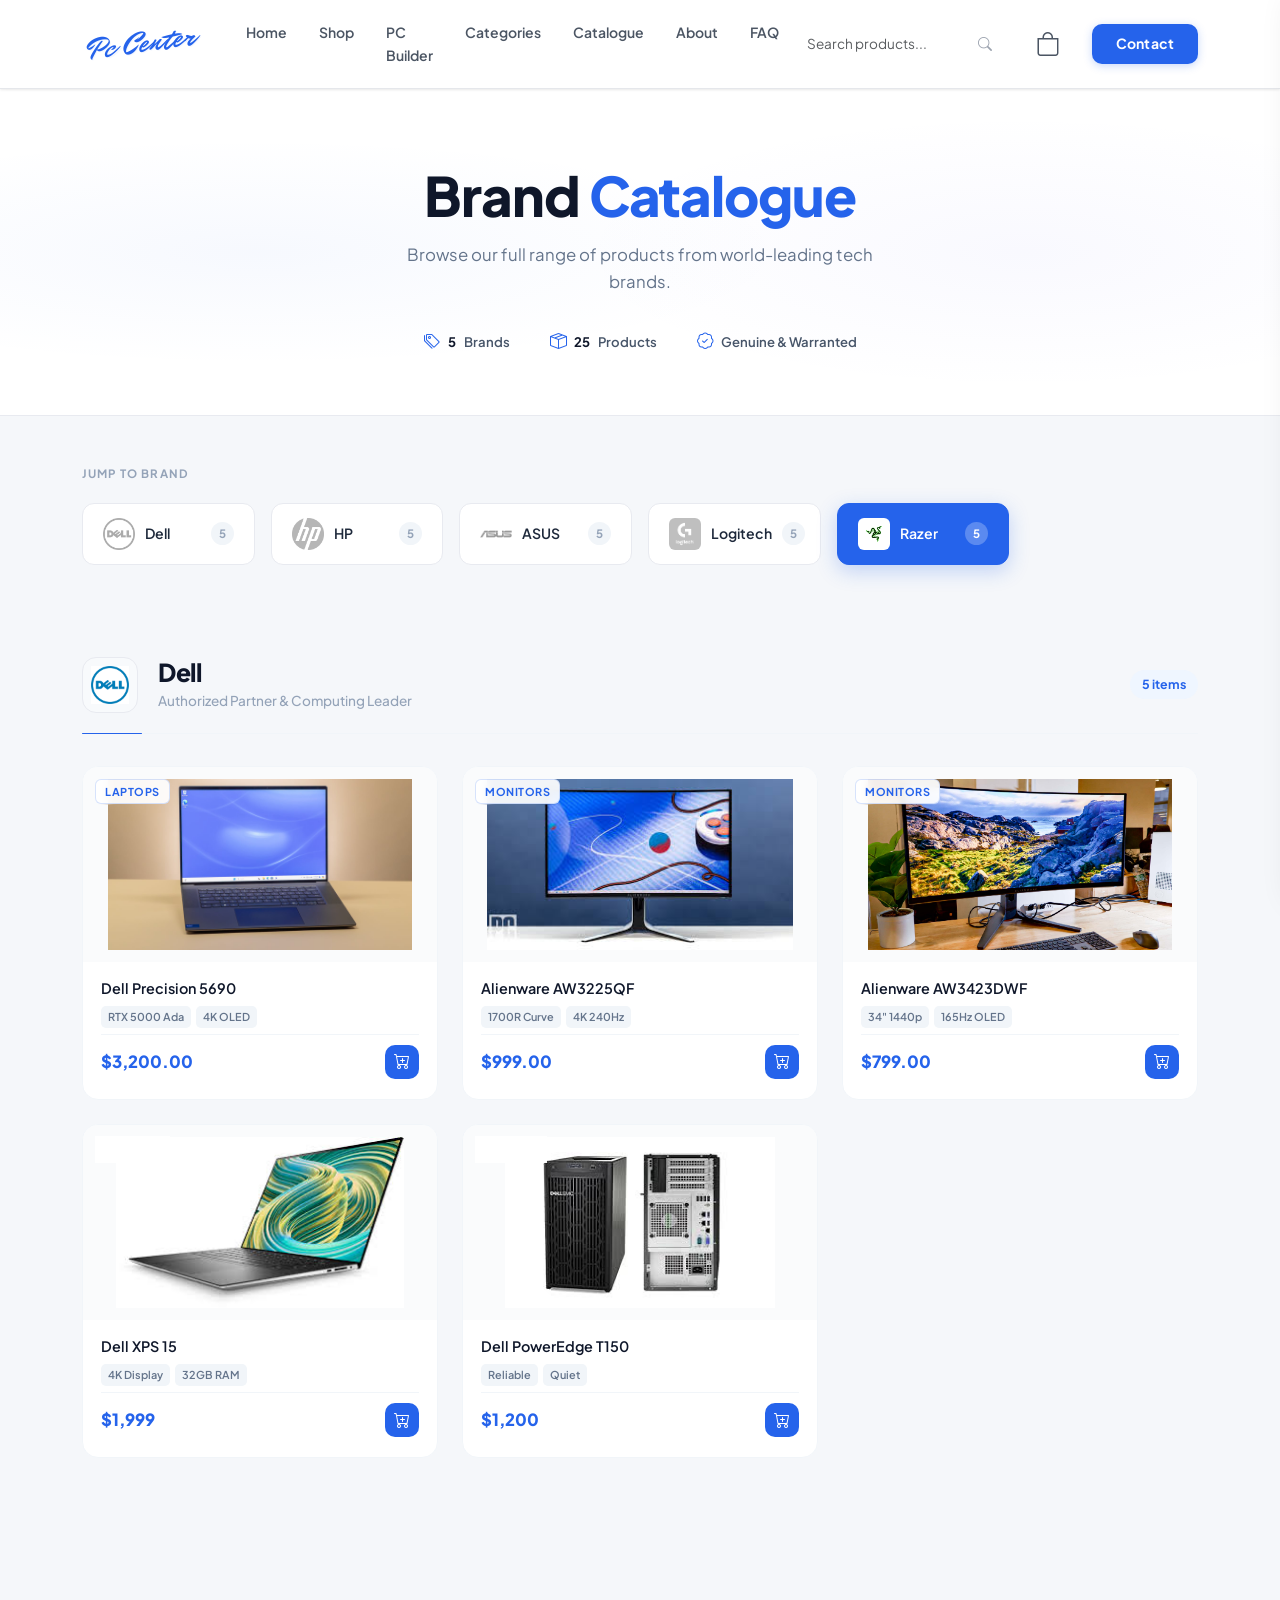
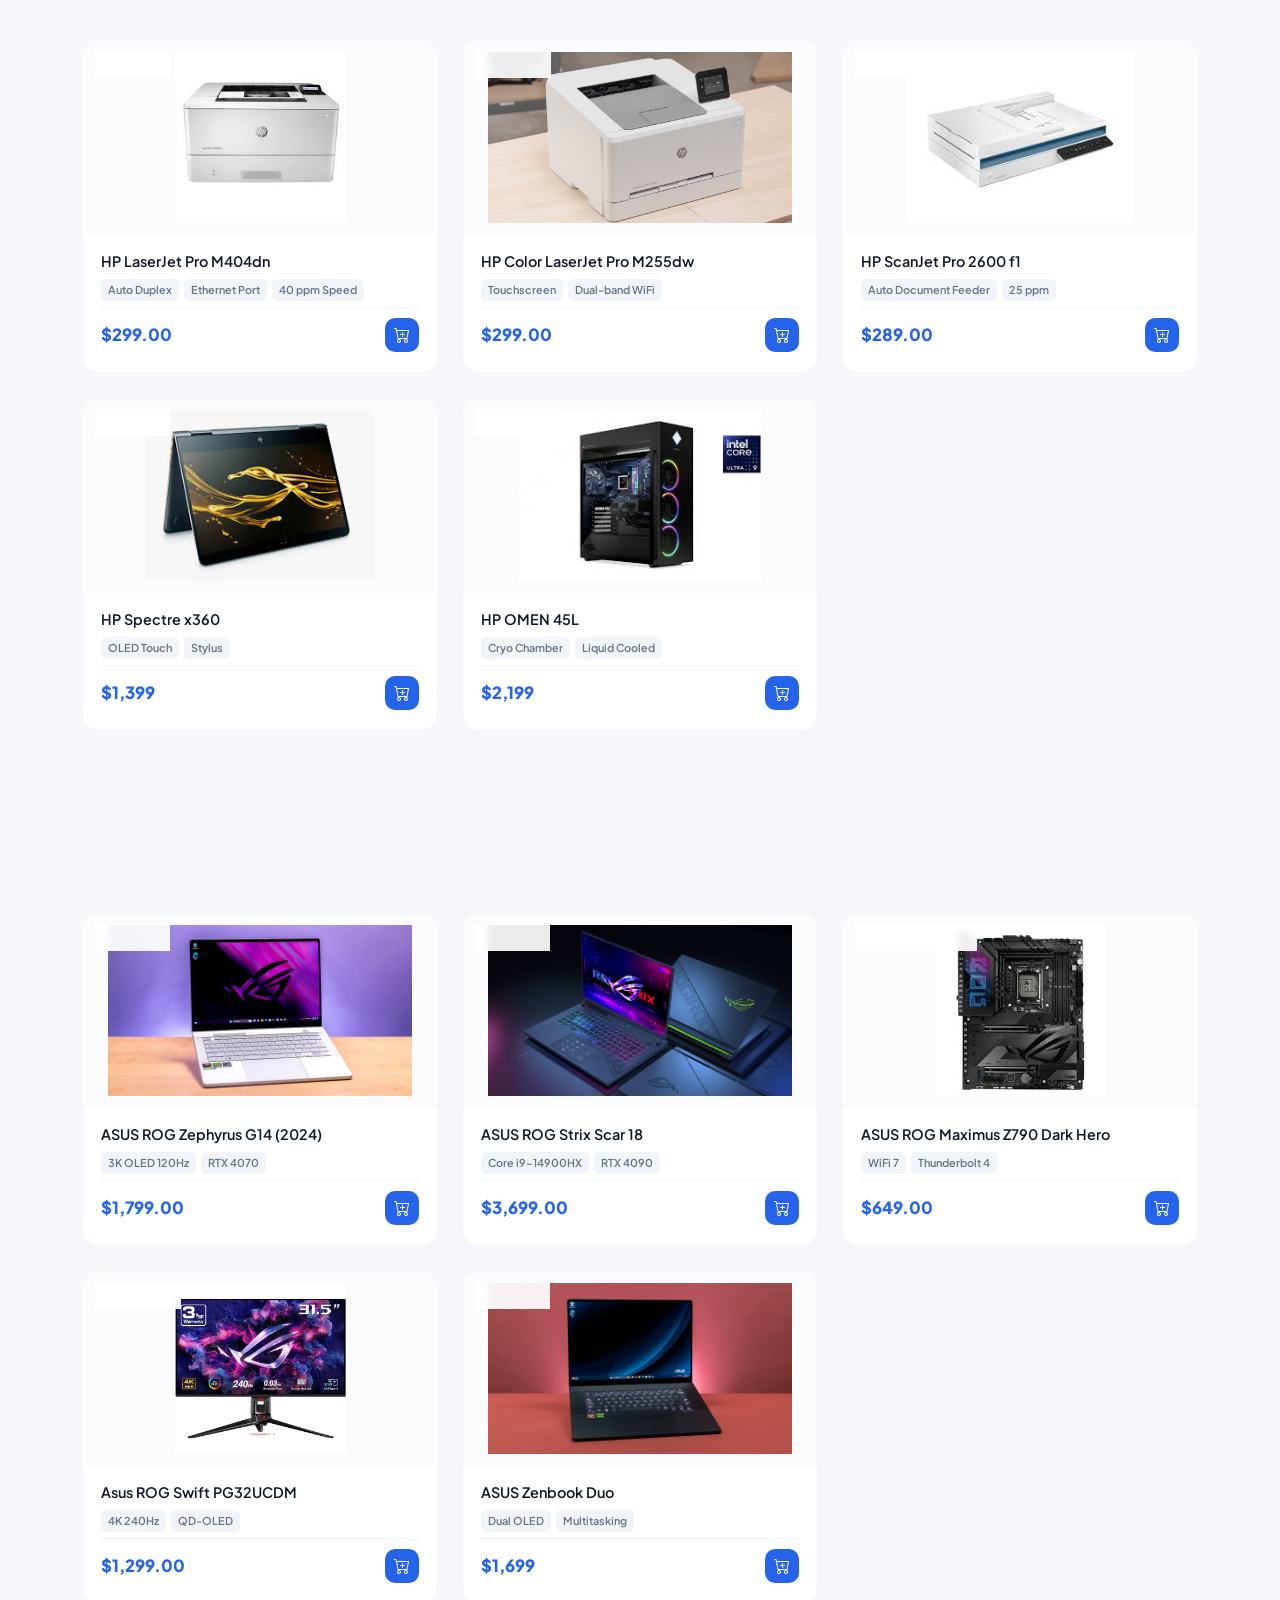
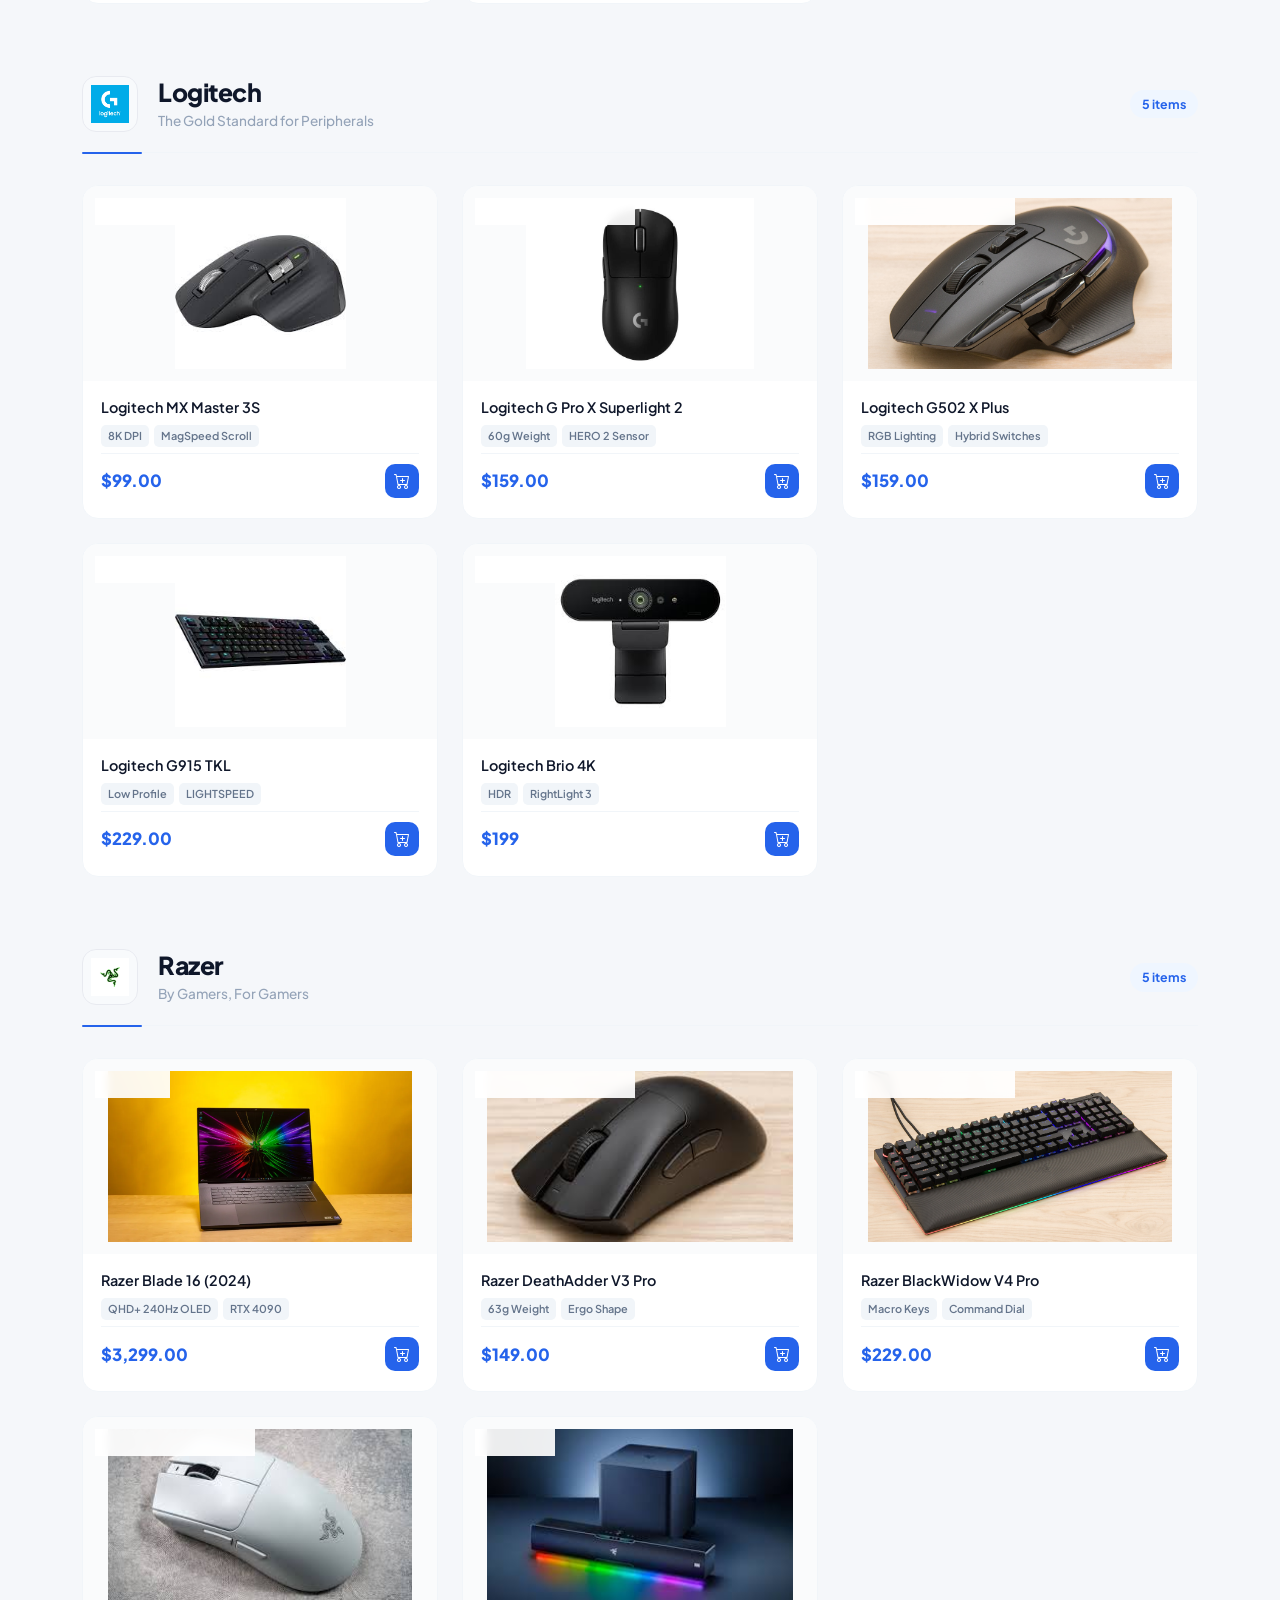
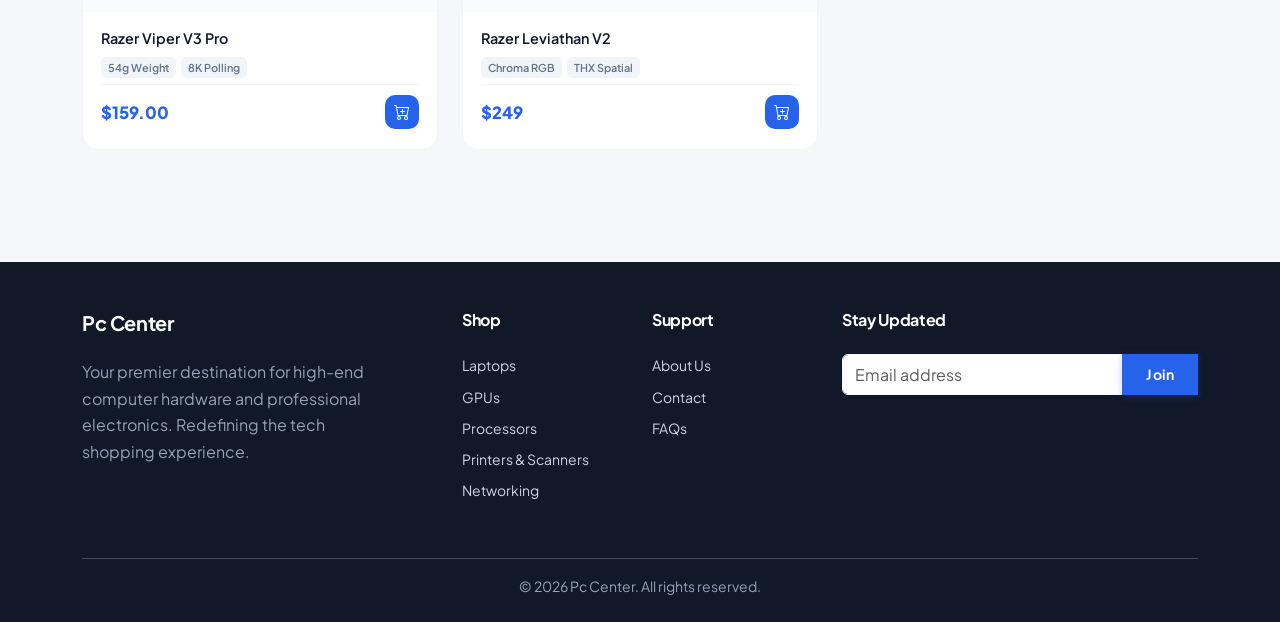
<file: catalogue.html>
<!DOCTYPE html>
<html lang="en">
<head>
    <meta charset="UTF-8">
    <meta name="viewport" content="width=device-width, initial-scale=1.0">
    <title>Brand Catalogue | PC Center</title>
    <link href="https://cdn.jsdelivr.net/npm/bootstrap@5.3.0/dist/css/bootstrap.min.css" rel="stylesheet">
    <link rel="stylesheet" href="https://cdn.jsdelivr.net/npm/bootstrap-icons@1.11.0/font/bootstrap-icons.css">
    <link rel="stylesheet" href="assets/css/global.css">
    <link rel="stylesheet" href="assets/css/style.css">
    <link rel="stylesheet" href="assets/css/cart.css">
    <link rel="stylesheet" href="assets/css/catalogue.css">
</head>
<body>

    <div id="navbar"></div>

    <!-- ── Page Header ── -->
    <header class="catalogue-header">
        <div class="container">
            <h1>Brand <span class="header-accent">Catalogue</span></h1>
            <p>Browse our full range of products from world-leading tech brands.</p>
            <div id="catalogue-stats"></div>
        </div>
    </header>

    <!-- ── Brand Quick-Access Chips ── -->
    <div class="brand-grid-section">
        <div class="container">
            <p class="brand-grid-label">Jump to brand</p>
            <div class="row g-3" id="brand-grid">
                <!-- Chips rendered by catalogue.js -->
            </div>
        </div>
    </div>

    <!-- ── Product Sections ── -->
    <main class="container mb-5 pb-5" id="catalogue-sections">
        <!-- Dynamic sections rendered by catalogue.js -->
    </main>

    <div id="footer"></div>

    <script src="https://cdn.jsdelivr.net/npm/bootstrap@5.3.0/dist/js/bootstrap.bundle.min.js"></script>
    <script src="assets/js/components.js"></script>
    <script src="assets/data/catalogue-data.js"></script>
    <script src="assets/js/cart.js"></script>
    <script src="assets/js/catalogue.js"></script>
    <script src="assets/js/main.js"></script>
</body>
</html>
</file>
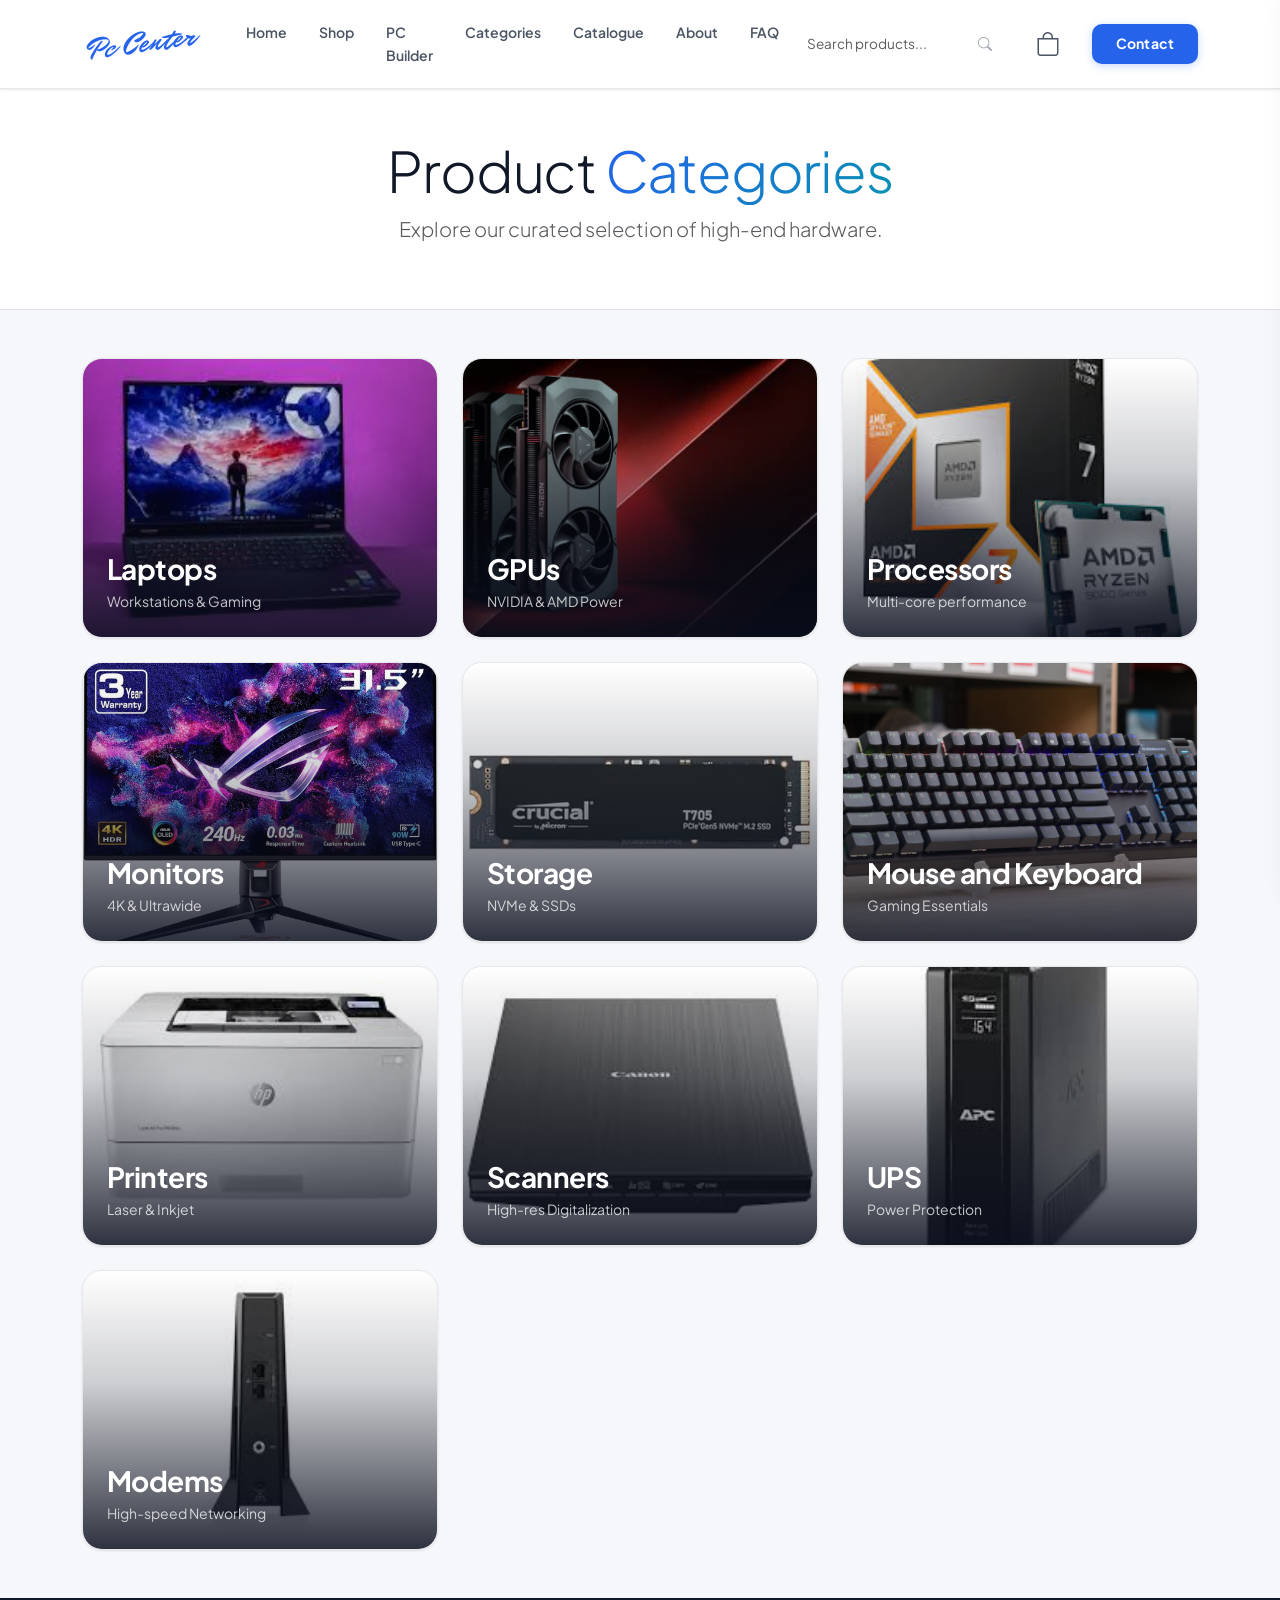
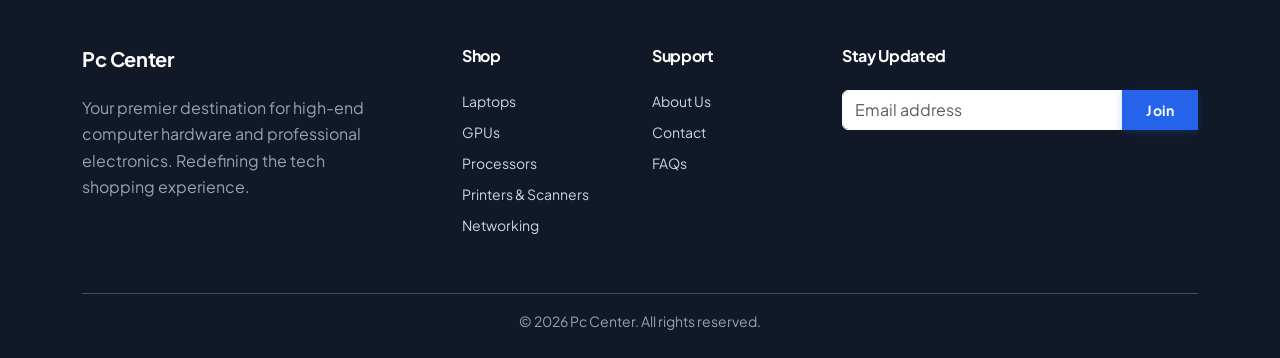
<file: categories.html>
<!DOCTYPE html>
<html lang="en">
<head>
    <meta charset="UTF-8">
    <meta name="viewport" content="width=device-width, initial-scale=1.0">
    <title>Categories | Pc Center</title>
    <link href="https://cdn.jsdelivr.net/npm/bootstrap@5.3.0/dist/css/bootstrap.min.css" rel="stylesheet">
    <link rel="stylesheet" href="https://cdn.jsdelivr.net/npm/bootstrap-icons@1.11.0/font/bootstrap-icons.css">
    <link rel="stylesheet" href="assets/css/global.css">
    <link rel="stylesheet" href="assets/css/style.css">
    <link rel="stylesheet" href="assets/css/cart.css">
</head>
<body>

    <div id="navbar"></div>

    <div class="bg-white border-bottom py-5 mb-5 text-center">
        <div class="container">
            <h1 class="display-4 fw-800">Product <span class="text-gradient">Categories</span></h1>
            <p class="text-muted lead">Explore our curated selection of high-end hardware.</p>
        </div>
    </div>

    <div class="container mb-5">
        <div class="row g-4" id="categories-container">
            <!-- Categories will be loaded dynamically from categories-data.js -->
        </div>
    </div>

    <div id="footer"></div>

    <script src="https://cdn.jsdelivr.net/npm/bootstrap@5.3.0/dist/js/bootstrap.bundle.min.js"></script>
    <script src="assets/js/components.js"></script>
    <script src="assets/data/categories-data.js"></script>
    <script src="assets/js/cart.js"></script>
    <script src="assets/js/main.js"></script>
    <script>
        document.addEventListener('DOMContentLoaded', () => {
            const container = document.getElementById('categories-container');
            if (container && typeof categoryData !== 'undefined') {
                container.innerHTML = categoryData.map(cat => `
                    <div class="col-md-6 col-lg-4">
                        <div class="category-card" onclick="location.href='${cat.link}'">
                            <img src="${cat.image}" alt="${cat.title}" onerror="this.src='https://placehold.co/600x400?text=${cat.title}'">
                            <div class="category-overlay p-4">
                                <h3 class="fw-bold mb-1 text-white">${cat.title}</h3>
                                <p class="small opacity-75 text-white">${cat.subtitle}</p>
                            </div>
                        </div>
                    </div>
                `).join('');
            }
        });
    </script>
</body>
</html>
</file>
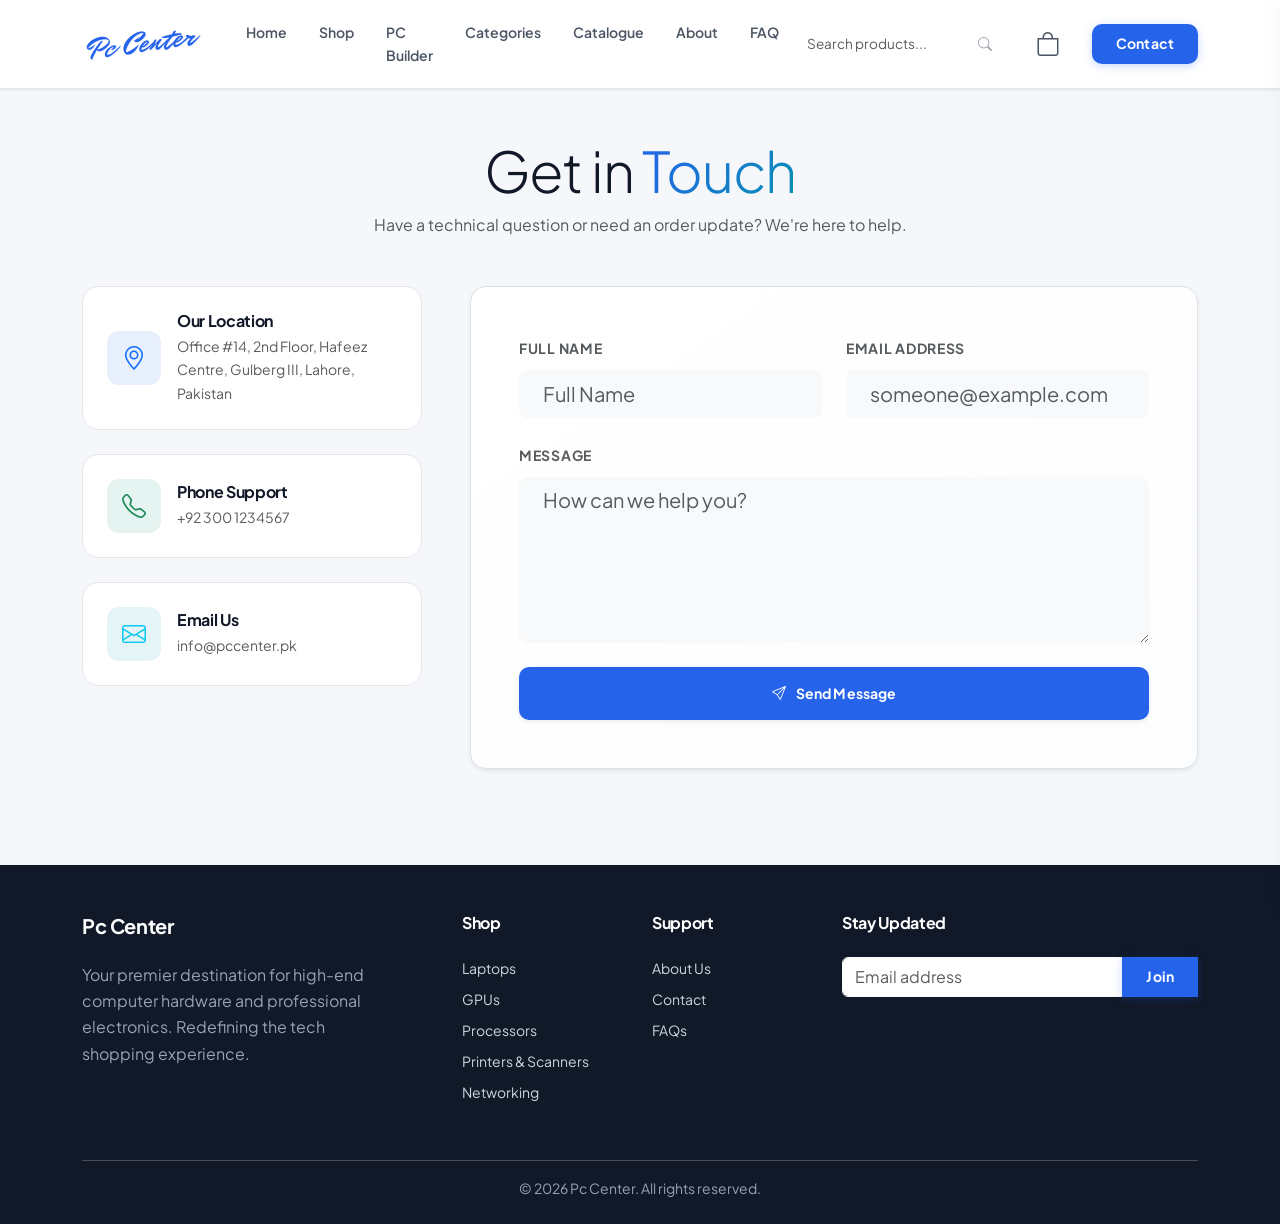
<file: contact.html>
<!DOCTYPE html>
<html lang="en">
<head>
    <meta charset="UTF-8">
    <meta name="viewport" content="width=device-width, initial-scale=1.0">
    <title>Contact Us | Pc Center</title>
    <link href="https://cdn.jsdelivr.net/npm/bootstrap@5.3.0/dist/css/bootstrap.min.css" rel="stylesheet">
    <link rel="stylesheet" href="https://cdn.jsdelivr.net/npm/bootstrap-icons@1.11.0/font/bootstrap-icons.css">
    <link rel="stylesheet" href="assets/css/global.css">
    <link rel="stylesheet" href="assets/css/style.css">
    <link rel="stylesheet" href="assets/css/cart.css">
</head>
<body>

    <div id="navbar"></div>

    <main class="container py-5">
        <div class="text-center mb-5">
            <h1 class="display-4 fw-800">Get in <span class="text-gradient">Touch</span></h1>
            <p class="text-muted">Have a technical question or need an order update? We're here to help.</p>
        </div>

        <div class="row g-5">
            <div class="col-lg-4">
                <div class="p-4 bg-white rounded-4 border mb-4 contact-info-card">
                    <div class="d-flex align-items-center mb-0">
                        <div class="contact-icon-box bg-primary-light text-primary me-3">
                            <i class="bi bi-geo-alt"></i>
                        </div>
                        <div>
                            <h6 class="fw-bold mb-1">Our Location</h6>
                            <p class="small text-muted mb-0">Office #14, 2nd Floor, Hafeez Centre, Gulberg III, Lahore, Pakistan</p>
                        </div>
                    </div>
                </div>
                <div class="p-4 bg-white rounded-4 border mb-4 contact-info-card">
                    <div class="d-flex align-items-center mb-0">
                        <div class="contact-icon-box bg-success-light text-success me-3">
                            <i class="bi bi-telephone"></i>
                        </div>
                        <div>
                            <h6 class="fw-bold mb-1">Phone Support</h6>
                            <p class="small text-muted mb-0">+92 300 1234567</p>
                        </div>
                    </div>
                </div>
                <div class="p-4 bg-white rounded-4 border contact-info-card">
                    <div class="d-flex align-items-center mb-0">
                        <div class="contact-icon-box bg-info-light text-info me-3">
                            <i class="bi bi-envelope"></i>
                        </div>
                        <div>
                            <h6 class="fw-bold mb-1">Email Us</h6>
                            <p class="small text-muted mb-0">info@pccenter.pk</p>
                        </div>
                    </div>
                </div>
            </div>

            <div class="col-lg-8">
                <div class="bg-white rounded-4 p-5 border shadow-sm contact-form-container">
                    <form id="contact-form" class="needs-validation" novalidate>
                        <div class="row g-4">
                            <div class="col-md-6">
                                <label class="form-label small fw-bold text-muted">FULL NAME</label>
                                <input type="text" class="form-control form-control-lg bg-light border-0 px-4" placeholder="Full Name" required minlength="3">
                                <div class="invalid-feedback">Please enter your name.</div>
                            </div>
                            <div class="col-md-6">
                                <label class="form-label small fw-bold text-muted">EMAIL ADDRESS</label>
                                <input type="email" class="form-control form-control-lg bg-light border-0 px-4" placeholder="someone@example.com" required>
                                <div class="invalid-feedback">Please enter a valid email.</div>
                            </div>
                            <div class="col-md-12">
                                <label class="form-label small fw-bold text-muted">MESSAGE</label>
                                <textarea class="form-control form-control-lg bg-light border-0 px-4" rows="5" placeholder="How can we help you?" required minlength="10"></textarea>
                                <div class="invalid-feedback">Please enter your message (at least 10 characters).</div>
                            </div>
                            <div class="col-md-12">
                                <button type="submit" class="btn btn-cyan btn-lg w-100 py-3 fw-bold shadow-sm">
                                    <i class="bi bi-send me-2"></i> Send Message
                                </button>
                            </div>
                        </div>
                    </form>
                </div>
            </div>
        </div>
    </main>

    <div id="footer"></div>

    <script src="https://cdn.jsdelivr.net/npm/bootstrap@5.3.0/dist/js/bootstrap.bundle.min.js"></script>
    <script src="assets/js/components.js"></script>
    <script src="assets/js/cart.js"></script>
    <script src="assets/js/main.js"></script>
    <script>
        document.addEventListener('DOMContentLoaded', () => {
            const form = document.getElementById('contact-form');
            form.addEventListener('submit', (e) => {
                e.preventDefault();
                if (!form.checkValidity()) {
                    e.stopPropagation();
                    form.classList.add('was-validated');
                    return;
                }
                
                // Show success message (simple alert for now)
                alert('Thank you for contacting us! We will get back to you soon.');
                form.reset();
                form.classList.remove('was-validated');
            });
        });
    </script>
</body>
</html>
</file>
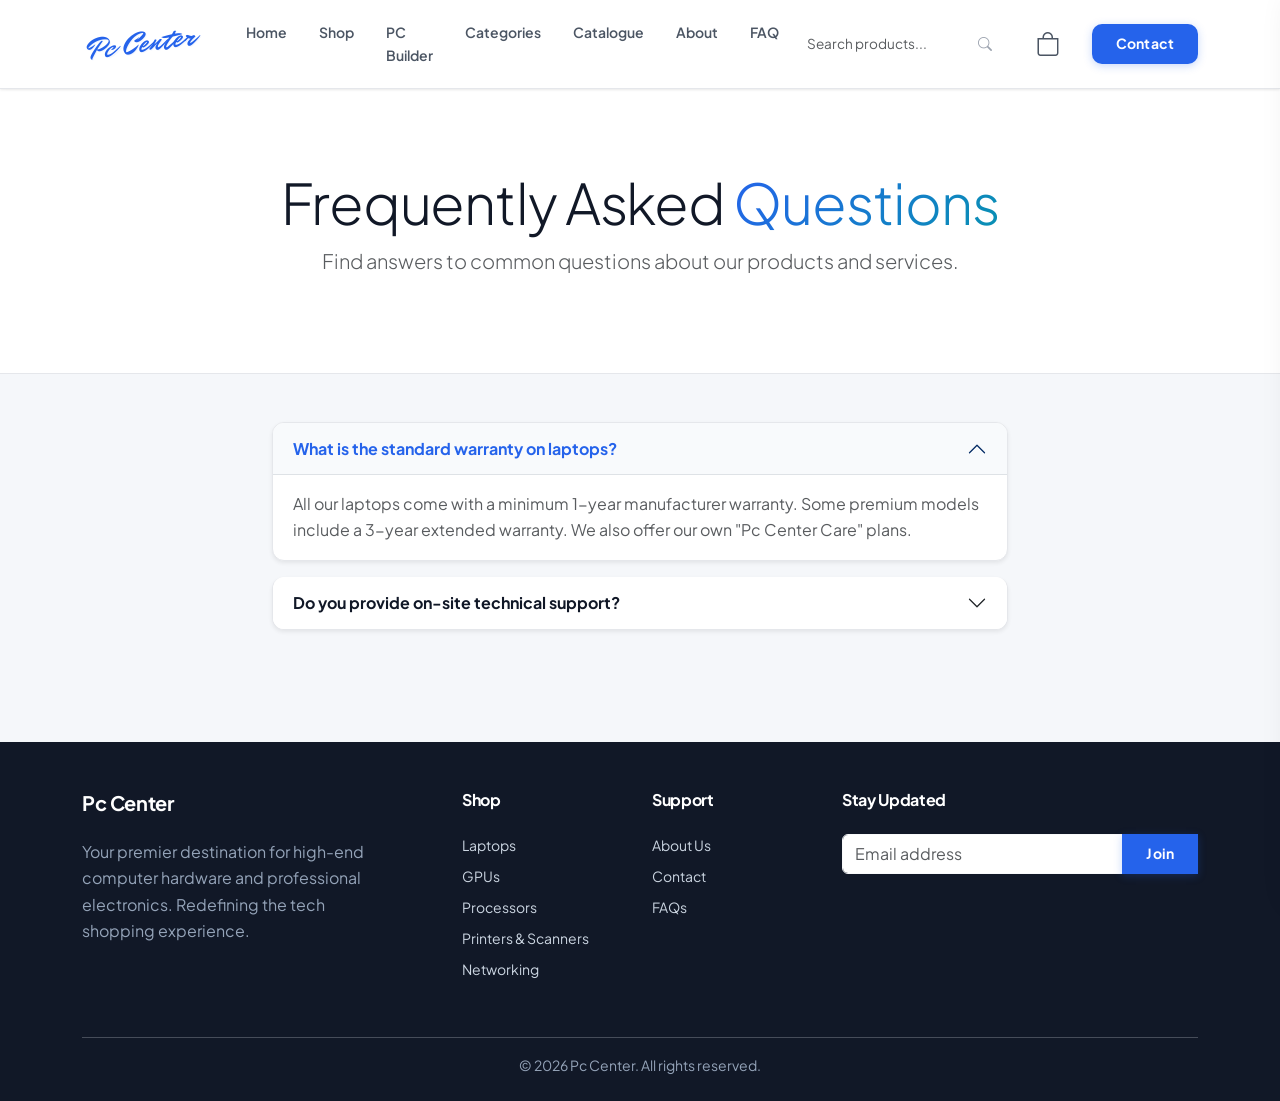
<file: faq.html>
<!DOCTYPE html>
<html lang="en">
<head>
    <meta charset="UTF-8">
    <meta name="viewport" content="width=device-width, initial-scale=1.0">
    <title>FAQ | Pc Center</title>
    <link href="https://cdn.jsdelivr.net/npm/bootstrap@5.3.0/dist/css/bootstrap.min.css" rel="stylesheet">
    <link rel="stylesheet" href="https://cdn.jsdelivr.net/npm/bootstrap-icons@1.11.0/font/bootstrap-icons.css">
    <link rel="stylesheet" href="assets/css/global.css">
    <link rel="stylesheet" href="assets/css/style.css">
    <link rel="stylesheet" href="assets/css/cart.css">
    <style>
        .faq-header { padding: 80px 0; background: #fff; border-bottom: 1px solid var(--border-light); }
        .accordion-item { border: 1px solid var(--border-light); border-radius: 12px !important; margin-bottom: 1rem; overflow: hidden; }
        .accordion-button { font-weight: 700; color: var(--text-heading); }
        .accordion-button:not(.collapsed) { background: #f8fafc; color: var(--accent-primary); }
    </style>
</head>
<body>

    <div id="navbar"></div>

    <header class="faq-header text-center">
        <div class="container">
            <h1 class="display-4 fw-800">Frequently Asked <span class="text-gradient">Questions</span></h1>
            <p class="text-muted lead">Find answers to common questions about our products and services.</p>
        </div>
    </header>

    <main class="container py-5">
        <div class="row justify-content-center">
            <div class="col-lg-8">
                <div class="accordion" id="faqAccordion">
                    <div class="accordion-item shadow-sm">
                        <h2 class="accordion-header">
                            <button class="accordion-button" type="button" data-bs-toggle="collapse" data-bs-target="#q1">
                                What is the standard warranty on laptops?
                            </button>
                        </h2>
                        <div id="q1" class="accordion-collapse collapse show" data-bs-parent="#faqAccordion">
                            <div class="accordion-body text-muted">
                                All our laptops come with a minimum 1-year manufacturer warranty. Some premium models include a 3-year extended warranty. We also offer our own "Pc Center Care" plans.
                            </div>
                        </div>
                    </div>
                    <div class="accordion-item shadow-sm">
                        <h2 class="accordion-header">
                            <button class="accordion-button collapsed" type="button" data-bs-toggle="collapse" data-bs-target="#q2">
                                Do you provide on-site technical support?
                            </button>
                        </h2>
                        <div id="q2" class="accordion-collapse collapse" data-bs-parent="#faqAccordion">
                            <div class="accordion-body text-muted">
                                Yes, we provide on-site technical support for both home and business users. Our technicians can assist with networking, server maintenance, and workstation setup.
                            </div>
                        </div>
                    </div>
                </div>
            </div>
        </div>
    </main>

    <div id="footer"></div>

    <script src="https://cdn.jsdelivr.net/npm/bootstrap@5.3.0/dist/js/bootstrap.bundle.min.js"></script>
    <script src="assets/js/components.js"></script>
    <script src="assets/js/cart.js"></script>
    <script src="assets/js/main.js"></script>
</body>
</html>
</file>
<file: assets/css/global.css>
@import url('https://fonts.googleapis.com/css2?family=Plus+Jakarta+Sans:wght@400;500;600;700;800&family=Silkscreen:wght@400;700&family=Mr+Dafoe&display=swap');

:root {
    --bg-main: #f5f7fa;
    --bg-card: #ffffff;
    --bg-surface: #eef1f6;

    --text-heading: #111827;
    --text-body: #4b5563;
    --text-muted: #9ca3af;

    --accent-primary: #2563eb;
    --accent-primary-dark: #1d4ed8;
    --accent-primary-light: #eff6ff;
    --accent-secondary: #0891b2;
    --accent-success: #059669;

    --border-light: #e5e7eb;
    --border-medium: #d1d5db;

    --shadow-sm: 0 1px 3px rgba(0,0,0,0.06), 0 1px 2px rgba(0,0,0,0.04);
    --shadow-md: 0 4px 12px rgba(0,0,0,0.06), 0 2px 6px rgba(0,0,0,0.04);
    --shadow-lg: 0 10px 28px rgba(0,0,0,0.08), 0 4px 12px rgba(0,0,0,0.04);

    --radius-xl: 20px;
    --radius-lg: 14px;
    --radius-md: 10px;
    --radius-sm: 6px;
}

*, *::before, *::after { box-sizing: border-box; }

body {
    background-color: var(--bg-main);
    color: var(--text-body);
    font-family: 'Plus Jakarta Sans', sans-serif;
    line-height: 1.65;
    overflow-x: hidden;
}

h1, h2, h3, h4, h5, h6 {
    color: var(--text-heading);
    font-family: 'Plus Jakarta Sans', sans-serif;
    font-weight: 700;
    letter-spacing: -0.02em;
    line-height: 1.25;
}

.text-gradient {
    background: linear-gradient(130deg, var(--accent-primary), var(--accent-secondary));
    -webkit-background-clip: text;
    -webkit-text-fill-color: transparent;
    background-clip: text;
}

/* ── Navbar ── */
.navbar {
    background: #fff !important;
    border-bottom: 1px solid var(--border-light);
    padding: 0.85rem 0;
    box-shadow: var(--shadow-sm);
}

.navbar-brand {
    font-family: 'Mr Dafoe', cursive;
    font-weight: 400;
    font-size: 1.85rem;
    color: var(--accent-primary) !important;
    text-transform: none;
    text-decoration: none;
    transform: rotate(-8deg);
    display: inline-block;
    padding-left: 5px;
    margin-right: 35px;
    text-shadow: 1px 1px 0px rgba(37,99,235,0.05);
    cursor: default;
    user-select: none;
    line-height: 1;
}

/* Hover removed as requested */
.navbar-brand:hover {
    transform: rotate(-8deg);
}

.nav-link {
    color: var(--text-body) !important;
    font-weight: 600;
    font-size: 0.875rem;
    padding: 0.45rem 1rem !important;
    border-radius: var(--radius-sm);
    transition: background 0.15s, color 0.15s;
}

.nav-link:hover {
    color: var(--accent-primary) !important;
    background: var(--accent-primary-light);
}

.nav-link.active {
    color: var(--accent-primary) !important;
    background: var(--accent-primary-light);
}

/* ── Buttons ── */
.btn {
    border-radius: var(--radius-md);
    padding: 0.6rem 1.5rem;
    font-weight: 700;
    font-size: 0.875rem;
    transition: all 0.2s ease;
    letter-spacing: 0.01em;
}

.btn-cyan {
    background: var(--accent-primary);
    color: #fff;
    border: none;
    box-shadow: 0 2px 8px rgba(37,99,235,0.25);
}

.btn-cyan:hover {
    background: var(--accent-primary-dark);
    color: #fff;
    box-shadow: 0 4px 16px rgba(37,99,235,0.35);
    transform: translateY(-1px);
}

.btn-outline-secondary {
    background: transparent;
    color: var(--text-heading) !important;
    border: 1.5px solid var(--border-medium);
}

.btn-outline-secondary:hover {
    background: var(--bg-surface);
    border-color: var(--text-muted);
    transform: translateY(-1px);
}

/* ── Footer ── */
.footer {
    background: var(--text-heading);
    color: #e2e8f0;
}

.footer h5, .footer h6 {
    color: #fff;
    font-family: 'Plus Jakarta Sans', sans-serif;
}

.footer p.text-muted {
    color: #94a3b8 !important;
}

.footer-link {
    color: #cbd5e1 !important;
    font-size: 0.875rem;
    text-decoration: none !important;
    transition: color 0.15s;
    display: inline-block;
}

.footer-link:hover {
    color: var(--accent-primary-light) !important;
}

.bg-card-theme {
    background-color: var(--bg-card) !important;
}
</file>
<file: assets/css/style.css>
/* ── Search ── */
.search-wrapper .input-group {
    background: var(--bg-surface);
    border-radius: var(--radius-md);
    border: 1.5px solid var(--border-light);
    transition: all 0.2s;
    overflow: hidden;
}
.search-wrapper .input-group:focus-within {
    background: #fff;
    border-color: var(--accent-primary);
    box-shadow: 0 0 0 3px rgba(37,99,235,0.12);
}
.search-wrapper .form-control {
    background: transparent;
    border: none;
    color: var(--text-heading);
    font-size: 0.85rem;
    font-family: 'Plus Jakarta Sans', sans-serif;
    box-shadow: none !important;
}
.search-wrapper .btn {
    border: none;
    color: var(--text-muted);
    background: transparent;
    padding: 0 0.75rem;
}
#search-suggestions {
    position: absolute;
    left: 0; right: 0; top: calc(100% + 8px);
    background: #fff;
    border: 1px solid var(--border-light);
    border-radius: var(--radius-lg);
    box-shadow: var(--shadow-lg);
    z-index: 999;
    overflow: hidden;
    display: none;
}
#search-suggestions.active { display: block; }
.suggestion-item {
    display: flex;
    align-items: center;
    gap: 12px;
    padding: 10px 14px;
    color: var(--text-heading);
    text-decoration: none;
    border-bottom: 1px solid var(--border-light);
    font-size: 0.85rem;
    font-weight: 500;
    transition: background 0.15s;
}
.suggestion-item:last-child { border-bottom: none; }
.suggestion-item:hover { background: var(--accent-primary-light); }
.suggestion-img-wrap {
    width: 40px; height: 40px;
    border-radius: var(--radius-sm);
    background: #fafbfc;
    border: 1px solid var(--border-light);
    display: flex; align-items: center; justify-content: center;
    padding: 2px;
    flex-shrink: 0;
}
.suggestion-img {
    max-width: 100%;
    max-height: 100%;
    object-fit: contain;
}
.suggestion-name { margin: 0; font-weight: 600; color: var(--text-heading); }
.suggestion-category { margin: 0; font-size: 0.75rem; color: var(--text-muted); }

/* ── Hero ── */
.hero-section {
    background: #fff;
    padding: 90px 0 80px;
    border-bottom: 1px solid var(--border-light);
    position: relative;
    overflow: hidden;
}
.hero-section::before {
    content: '';
    position: absolute;
    top: -40px; right: -80px;
    width: 520px; height: 520px;
    background: radial-gradient(circle, rgba(37,99,235,0.06) 0%, transparent 70%);
    pointer-events: none;
}
.hero-badge {
    display: inline-flex;
    align-items: center;
    gap: 6px;
    background: var(--accent-primary-light);
    color: var(--accent-primary);
    border: 1px solid rgba(37,99,235,0.18);
    border-radius: 100px;
    padding: 5px 14px;
    font-size: 0.75rem;
    font-weight: 700;
    letter-spacing: 0.04em;
    text-transform: uppercase;
    margin-bottom: 1.25rem;
}
.hero-section h1 {
    font-size: clamp(2.4rem, 5vw, 3.6rem);
    font-weight: 800;
    line-height: 1.1;
    margin-bottom: 1.2rem;
}
.hero-section .lead {
    font-size: 1.05rem;
    color: var(--text-body);
    max-width: 460px;
    line-height: 1.7;
}
.hero-image-wrap {
    border-radius: var(--radius-xl);
    overflow: hidden;
    box-shadow: var(--shadow-lg);
    position: relative;
}
.hero-image-wrap img {
    width: 100%;
    height: 380px;
    object-fit: cover;
    display: block;
}
.hero-stat-card {
    position: absolute;
    bottom: 20px;
    left: 20px;
    background: #fff;
    border-radius: var(--radius-lg);
    padding: 14px 18px;
    box-shadow: var(--shadow-md);
    display: flex;
    align-items: center;
    gap: 12px;
}
.hero-stat-icon {
    width: 40px; height: 40px;
    border-radius: var(--radius-md);
    background: var(--accent-primary-light);
    display: flex; align-items: center; justify-content: center;
    color: var(--accent-primary);
    font-size: 1.1rem;
    flex-shrink: 0;
}
.hero-stat-label { font-size: 0.7rem; color: var(--text-muted); margin: 0; font-weight: 600; text-transform: uppercase; letter-spacing: 0.04em; }
.hero-stat-value { font-size: 1rem; font-weight: 800; color: var(--text-heading); margin: 0; }

/* ── Section titles ── */
.section-title {
    font-size: 1.85rem;
    font-weight: 800;
    color: var(--text-heading);
    margin-bottom: 0.4rem;
}
.section-subtitle {
    font-size: 0.95rem;
    color: var(--text-muted);
}

/* ── Category Cards ── */
.category-card {
    position: relative;
    overflow: hidden;
    border-radius: var(--radius-xl);
    height: 280px;
    cursor: pointer;
    border: 1px solid var(--border-light);
    transition: all 0.4s cubic-bezier(0.4, 0, 0.2, 1);
    box-shadow: var(--shadow-sm);
}
.category-card:hover {
    transform: translateY(-8px);
    box-shadow: var(--shadow-lg);
    border-color: var(--accent-primary);
}
.category-card img {
    width: 100%; height: 100%;
    object-fit: cover;
    transition: transform 0.8s cubic-bezier(0.4, 0, 0.2, 1);
    display: block;
}
.category-card:hover img { transform: scale(1.1); }
.category-overlay {
    position: absolute;
    inset: 0;
    background: linear-gradient(to top, rgba(10,15,30,0.85) 0%, rgba(10,15,30,0.2) 60%, transparent 100%);
    display: flex;
    flex-direction: column;
    justify-content: flex-end;
    padding: 1.5rem;
    transition: background 0.3s;
    color: #fff;
}
.category-overlay h4 {
    color: #fff;
    margin-bottom: 0.25rem;
}
.category-overlay p {
    color: rgba(255,255,255,0.8);
    margin-bottom: 0;
}

/* ── Product Cards ── */
.product-card {
    background: var(--bg-card);
    border: 1px solid var(--border-light);
    border-radius: var(--radius-lg);
    overflow: hidden;
    transition: box-shadow 0.25s, transform 0.25s;
    box-shadow: var(--shadow-sm);
    height: 100%;
    display: flex;
    flex-direction: column;
}
.product-card:hover {
    transform: translateY(-5px);
    box-shadow: var(--shadow-lg);
    border-color: var(--border-medium);
}
.product-card img {
    height: 240px;
    object-fit: contain;
    width: 100%;
    background-color: #fafbfc;
    padding: 12px;
    transition: transform 0.6s cubic-bezier(0.4, 0, 0.2, 1);
}
.product-card:hover img { transform: scale(1.04); }
.product-card .card-body {
    padding: 1.1rem 1.25rem 1.25rem;
    display: flex;
    flex-direction: column;
    flex: 1;
}
.product-card .product-category-badge {
    font-size: 0.7rem;
    font-weight: 700;
    text-transform: uppercase;
    letter-spacing: 0.05em;
    color: var(--accent-primary);
    background: var(--accent-primary-light);
    padding: 2px 8px;
    border-radius: 4px;
    display: inline-block;
    margin-bottom: 0.5rem;
}
.product-card h6 {
    font-size: 0.92rem;
    font-weight: 700;
    color: var(--text-heading);
    margin-bottom: 0.75rem;
    line-height: 1.4;
    flex: 1;
}
.product-card .product-price {
    font-size: 1.05rem;
    font-weight: 800;
    color: var(--accent-primary);
}

/* ── Trust Bar ── */
.trust-bar {
    background: #fff;
    border-top: 1px solid var(--border-light);
    border-bottom: 1px solid var(--border-light);
    padding: 24px 0;
}
.trust-item {
    display: flex;
    align-items: center;
    gap: 12px;
}
.trust-icon {
    width: 44px; height: 44px;
    background: var(--accent-primary-light);
    border-radius: var(--radius-md);
    display: flex; align-items: center; justify-content: center;
    color: var(--accent-primary);
    font-size: 1.15rem;
    flex-shrink: 0;
}
.trust-item h6 {
    font-size: 0.88rem;
    font-weight: 700;
    margin: 0 0 1px;
    color: var(--text-heading);
}
.trust-item p {
    font-size: 0.78rem;
    color: var(--text-muted);
    margin: 0;
}

/* ── Checkout (unchanged structure, updated styles) ── */
.checkout-container { padding: 60px 0; }
.checkout-form-card {
    background: #fff;
    border-radius: var(--radius-xl);
    padding: 2.25rem;
    border: 1px solid var(--border-light);
    box-shadow: var(--shadow-md);
}
.checkout-summary-card {
    background: #fff;
    border-radius: var(--radius-xl);
    padding: 2rem;
    border: 1px solid var(--border-light);
    box-shadow: var(--shadow-md);
    position: sticky;
    top: 90px;
}
.checkout-section-title {
    font-size: 0.8rem;
    font-weight: 700;
    color: var(--text-heading);
    text-transform: uppercase;
    letter-spacing: 0.07em;
    margin-bottom: 1.25rem;
    display: flex;
    align-items: center;
    gap: 8px;
}
.checkout-section-title i { color: var(--accent-primary); }
.payment-method-selector { display: grid; gap: 10px; }
.payment-method-item {
    border: 1.5px solid var(--border-light);
    border-radius: var(--radius-md);
    padding: 1rem 1.25rem;
    cursor: pointer;
    display: flex;
    align-items: center;
    gap: 14px;
    transition: all 0.15s;
    font-size: 0.9rem;
}
.payment-method-item:hover { background: var(--bg-surface); }
.payment-method-item.active {
    border-color: var(--accent-primary);
    background: var(--accent-primary-light);
}
.payment-method-item input {
    width: 17px; height: 17px;
    accent-color: var(--accent-primary);
}
.summary-item-row {
    display: flex; gap: 12px;
    margin-bottom: 1rem;
    align-items: center;
}
.summary-item-img {
    width: 48px; height: 48px;
    border-radius: var(--radius-md);
    object-fit: cover;
    background: var(--bg-surface);
    border: 1px solid var(--border-light);
}
.summary-item-name {
    font-size: 0.84rem;
    font-weight: 600;
    margin: 0;
    white-space: nowrap;
    overflow: hidden;
    text-overflow: ellipsis;
}
.summary-item-price {
    font-size: 0.78rem;
    color: var(--text-muted);
}

/* ── Contact Page Enhancements ── */
.contact-info-card {
    transition: all 0.3s cubic-bezier(0.4, 0, 0.2, 1);
    border: 1px solid var(--border-light) !important;
}
.contact-info-card:hover {
    transform: translateX(8px);
    border-color: var(--accent-primary) !important;
    box-shadow: var(--shadow-md);
}
.contact-icon-box {
    width: 54px;
    height: 54px;
    border-radius: 12px;
    display: flex;
    align-items: center;
    justify-content: center;
    font-size: 1.5rem;
    flex-shrink: 0;
}
.bg-primary-light { background-color: rgba(37, 99, 235, 0.1); }
.bg-success-light { background-color: rgba(5, 150, 105, 0.1); }
.bg-info-light { background-color: rgba(8, 145, 178, 0.1); }

.contact-form-container {
    background: linear-gradient(to bottom right, #ffffff, #fcfdfe) !important;
}
.contact-form-container .form-control:focus {
    background-color: #fff !important;
    box-shadow: 0 0 0 4px rgba(37, 99, 235, 0.1);
    border: 1.5px solid var(--accent-primary) !important;
}
.contact-form-container .form-label {
    letter-spacing: 0.05em;
    margin-bottom: 0.6rem;
}
.contact-form-container .btn-cyan {
    transition: all 0.3s ease;
}
.contact-form-container .btn-cyan:hover {
    letter-spacing: 0.05em;
}

/* ── Sale Badge Styles ── */
.sale-badge {
    background: #ef4444;
    color: #fff;
    font-size: 0.7rem;
    font-weight: 800;
    padding: 4px 10px;
    border-radius: 4px;
    position: absolute;
    top: 12px;
    left: 12px;
    text-transform: uppercase;
    box-shadow: 0 2px 4px rgba(0,0,0,0.1);
    z-index: 5;
}

.price-original {
    text-decoration: line-through;
    color: var(--text-muted);
    font-size: 0.85rem;
    margin-right: 6px;
}

.on-sale {
    color: #ef4444 !important;
}

/* ── Filter Chips ── */
.filter-chip {
    display: inline-flex;
    align-items: center;
    background: var(--accent-primary-light);
    color: var(--accent-primary);
    border: 1px solid rgba(37,99,235,0.15);
    padding: 6px 14px;
    border-radius: 100px;
    font-size: 0.78rem;
    font-weight: 700;
    cursor: pointer;
    transition: all 0.2s;
}
.filter-chip:hover {
    background: #ef4444;
    color: #fff;
    border-color: #ef4444;
}
.filter-chip i {
    font-size: 0.7rem;
}
</file>
<file: assets/css/cart.css>
/* ── Cart Overlay ── */
#cart-overlay {
    position: fixed;
    inset: 0;
    background: rgba(0, 0, 0, 0.55);
    z-index: 1055;
    opacity: 0;
    visibility: hidden;
    transition: opacity 0.3s ease, visibility 0.3s ease;
}
#cart-overlay.active {
    opacity: 1;
    visibility: visible;
}

/* ── Cart Drawer ── */
#cart-drawer {
    position: fixed;
    top: 0;
    right: -420px;
    width: 400px;
    max-width: 100vw;
    height: 100vh;
    background: #fff;
    color: var(--text-heading);
    z-index: 1060;
    display: flex;
    flex-direction: column;
    transition: right 0.35s cubic-bezier(0.4, 0, 0.2, 1);
    box-shadow: -8px 0 30px rgba(0, 0, 0, 0.1);
}
#cart-drawer.open {
    right: 0;
}

/* ── Drawer Header ── */
.cart-header {
    display: flex;
    justify-content: space-between;
    align-items: center;
    padding: 1.25rem 1.5rem;
    border-bottom: 1px solid var(--border-light);
    flex-shrink: 0;
}
.cart-header h5 {
    margin: 0;
    font-weight: 700;
    color: var(--text-heading);
    display: flex;
    align-items: center;
    gap: 10px;
}
.cart-header h5 i {
    color: var(--accent-primary);
}
.cart-count-badge {
    background: var(--accent-primary);
    color: #fff;
    font-size: 0.7rem;
    font-weight: 700;
    padding: 2px 8px;
    border-radius: 20px;
}
.cart-close-btn {
    background: transparent;
    border: none;
    color: var(--text-muted);
    font-size: 1.4rem;
    cursor: pointer;
    line-height: 1;
    padding: 4px;
    transition: color 0.2s;
}
.cart-close-btn:hover {
    color: var(--text-heading);
}

/* ── Cart Items List ── */
.cart-items-list {
    flex: 1;
    overflow-y: auto;
    padding: 1rem 1.5rem;
}
.cart-items-list::-webkit-scrollbar {
    width: 4px;
}
.cart-items-list::-webkit-scrollbar-track {
    background: #f1f5f9;
}
.cart-items-list::-webkit-scrollbar-thumb {
    background: #cbd5e1;
    border-radius: 2px;
}

/* ── Empty State ── */
.cart-empty {
    display: flex;
    flex-direction: column;
    align-items: center;
    justify-content: center;
    height: 100%;
    color: var(--text-muted);
    text-align: center;
    padding: 2rem;
}

/* ── Single Cart Item ── */
.cart-item {
    border-color: var(--border-light) !important;
}

.qty-btn {
    width: 26px;
    height: 26px;
    border: 1px solid var(--border-light);
    background: transparent;
    color: var(--text-heading);
    border-radius: 6px;
    font-size: 1rem;
    line-height: 1;
    cursor: pointer;
    display: flex;
    align-items: center;
    justify-content: center;
    transition: all 0.2s;
}
.qty-btn:hover {
    background: var(--accent-primary);
    border-color: var(--accent-primary);
    color: #fff;
}
.qty-display {
    color: var(--text-heading);
}

/* ── Cart Footer ── */
.cart-footer {
    border-top: 1px solid var(--border-light);
    padding: 1.25rem 1.5rem;
    flex-shrink: 0;
}
.cart-total-row {
    display: flex;
    justify-content: space-between;
    align-items: center;
    margin-bottom: 1rem;
}
.cart-total-label {
    font-size: 0.9rem;
    color: var(--text-muted);
}
.cart-total-amount {
    font-size: 1.3rem;
    font-weight: 700;
    color: var(--accent-primary);
}

/* ── Success Message Overlay ── */
#order-success-overlay {
    position: fixed;
    inset: 0;
    background: #fff;
    z-index: 3000;
    display: none;
    flex-direction: column;
    align-items: center;
    justify-content: center;
    text-align: center;
}
#order-success-overlay.active {
    display: flex;
}
</file>
<file: assets/css/catalogue.css>
/* ── Catalogue Page Styles ── */
/* Drop this file as: assets/css/catalogue.css */

/* ── Page Header ── */
.catalogue-header {
    background: #fff;
    border-bottom: 1px solid #e8eaf0;
    padding: 72px 0 60px;
    text-align: center;
    position: relative;
    overflow: hidden;
}
.catalogue-header::before {
    content: '';
    position: absolute;
    inset: 0;
    background:
        radial-gradient(ellipse 60% 50% at 20% 50%, rgba(37,99,235,0.04) 0%, transparent 70%),
        radial-gradient(ellipse 50% 60% at 80% 50%, rgba(99,102,241,0.04) 0%, transparent 70%);
    pointer-events: none;
}
.catalogue-header h1 {
    font-family: 'Plus Jakarta Sans', sans-serif;
    font-size: clamp(2.2rem, 5vw, 3.4rem);
    font-weight: 800;
    color: #0f172a;
    margin-bottom: 0.75rem;
    position: relative;
}
.catalogue-header .header-accent {
    color: var(--accent-primary, #2563eb);
}
.catalogue-header p {
    font-family: 'Plus Jakarta Sans', sans-serif;
    font-size: 1.05rem;
    color: #64748b;
    margin: 0 auto;
    max-width: 480px;
    position: relative;
}

/* ── Stats Row ── */
.catalogue-stats {
    display: flex;
    justify-content: center;
    gap: 40px;
    margin-top: 2rem;
    position: relative;
}
.stat-pill {
    display: flex;
    align-items: center;
    gap: 8px;
    font-family: 'Plus Jakarta Sans', sans-serif;
    font-size: 0.82rem;
    font-weight: 600;
    color: #475569;
}
.stat-pill i {
    color: var(--accent-primary, #2563eb);
    font-size: 1rem;
}
.stat-pill strong {
    color: #0f172a;
    font-weight: 700;
}

/* ── Brand Quick-Access Grid ── */
.brand-grid-section {
    padding: 48px 0 36px;
}
.brand-grid-label {
    font-family: 'Plus Jakarta Sans', sans-serif;
    font-size: 0.72rem;
    font-weight: 700;
    letter-spacing: 0.1em;
    text-transform: uppercase;
    color: #94a3b8;
    margin-bottom: 1.25rem;
}
.brand-chip {
    display: flex;
    align-items: center;
    gap: 10px;
    background: #fff;
    border: 1.5px solid #e8eaf0;
    border-radius: 12px;
    padding: 14px 20px;
    cursor: pointer;
    text-decoration: none;
    transition: all 0.22s cubic-bezier(0.4,0,0.2,1);
    font-family: 'Plus Jakarta Sans', sans-serif;
}
.brand-chip:hover {
    border-color: var(--accent-primary, #2563eb);
    background: #f0f5ff;
    transform: translateY(-3px);
    box-shadow: 0 8px 24px rgba(37,99,235,0.1);
}
.brand-chip.active {
    border-color: var(--accent-primary, #2563eb);
    background: var(--accent-primary, #2563eb);
    color: #fff;
    box-shadow: 0 6px 20px rgba(37,99,235,0.25);
}
.brand-chip img {
    width: 32px;
    height: 32px;
    object-fit: contain;
    filter: grayscale(1);
    opacity: 0.55;
    transition: all 0.2s;
    border-radius: 6px;
}
.brand-chip:hover img,
.brand-chip.active img {
    filter: grayscale(0);
    opacity: 1;
}
.brand-chip span {
    font-size: 0.88rem;
    font-weight: 600;
    color: #1e293b;
    transition: color 0.2s;
}
.brand-chip.active span { color: #fff; }
.brand-chip .chip-count {
    margin-left: auto;
    font-size: 0.72rem;
    font-weight: 700;
    color: #94a3b8;
    background: #f1f5f9;
    padding: 2px 8px;
    border-radius: 20px;
    transition: all 0.2s;
}
.brand-chip.active .chip-count {
    background: rgba(255,255,255,0.25);
    color: #fff;
}

/* ── Section Divider ── */
.brand-section {
    padding: 56px 0 16px;
    scroll-margin-top: 80px;
}
.brand-section-header {
    display: flex;
    align-items: flex-end;
    gap: 20px;
    margin-bottom: 2rem;
    padding-bottom: 1.25rem;
    border-bottom: 1.5px solid #f1f5f9;
    position: relative;
}
.brand-section-header::before {
    content: '';
    position: absolute;
    bottom: -1.5px;
    left: 0;
    width: 60px;
    height: 1.5px;
    background: var(--accent-primary, #2563eb);
    border-radius: 2px;
}
.brand-logo-wrap {
    width: 56px;
    height: 56px;
    background: #f8fafc;
    border: 1.5px solid #e8eaf0;
    border-radius: 14px;
    display: flex;
    align-items: center;
    justify-content: center;
    flex-shrink: 0;
    overflow: hidden;
}
.brand-logo-wrap img {
    width: 38px;
    height: 38px;
    object-fit: contain;
}
.brand-section-meta h2 {
    font-family: 'Plus Jakarta Sans', sans-serif;
    font-size: 1.55rem;
    font-weight: 800;
    color: #0f172a;
    margin: 0 0 2px;
    line-height: 1.2;
}
.brand-section-meta p {
    font-family: 'Plus Jakarta Sans', sans-serif;
    font-size: 0.85rem;
    color: #94a3b8;
    margin: 0;
    font-weight: 500;
}
.brand-product-count {
    margin-left: auto;
    font-family: 'Plus Jakarta Sans', sans-serif;
    font-size: 0.78rem;
    font-weight: 700;
    color: var(--accent-primary, #2563eb);
    background: #eff6ff;
    padding: 4px 12px;
    border-radius: 20px;
    white-space: nowrap;
    align-self: center;
}

/* ── Product Cards ── */
.cat-product-card {
    background: #fff;
    border: 1.5px solid #f1f5f9;
    border-radius: 16px;
    overflow: hidden;
    transition: all 0.28s cubic-bezier(0.4,0,0.2,1);
    height: 100%;
    display: flex;
    flex-direction: column;
    font-family: 'Plus Jakarta Sans', sans-serif;
    cursor: pointer;
}
.cat-product-card:hover {
    border-color: #c7d7f9;
    transform: translateY(-6px);
    box-shadow: 0 16px 48px rgba(37,99,235,0.1), 0 4px 12px rgba(0,0,0,0.06);
}
.cat-product-img-wrap {
    position: relative;
    overflow: hidden;
    background: #f8fafc;
    height: 195px;
}
.cat-product-img-wrap img {
    width: 100%;
    height: 100%;
    object-fit: contain;
    background-color: #fafbfc;
    padding: 12px;
    transition: transform 0.5s cubic-bezier(0.4,0,0.2,1);
    display: block;
}
.cat-product-card:hover .cat-product-img-wrap img {
    transform: scale(1.07);
}
.cat-product-badge {
    position: absolute;
    top: 12px;
    left: 12px;
    font-size: 0.68rem;
    font-weight: 700;
    letter-spacing: 0.05em;
    text-transform: uppercase;
    padding: 3px 9px;
    border-radius: 6px;
    background: rgba(255,255,255,0.92);
    color: var(--accent-primary, #2563eb);
    border: 1px solid rgba(37,99,235,0.18);
    backdrop-filter: blur(4px);
}
.cat-product-wishlist {
    position: absolute;
    top: 12px;
    right: 12px;
    width: 32px;
    height: 32px;
    background: rgba(255,255,255,0.9);
    border-radius: 50%;
    display: flex;
    align-items: center;
    justify-content: center;
    border: none;
    cursor: pointer;
    color: #cbd5e1;
    font-size: 0.95rem;
    transition: all 0.2s;
    backdrop-filter: blur(4px);
    opacity: 0;
    transform: scale(0.8);
    transition: all 0.2s cubic-bezier(0.4,0,0.2,1);
}
.cat-product-card:hover .cat-product-wishlist {
    opacity: 1;
    transform: scale(1);
}
.cat-product-wishlist:hover {
    color: #ef4444;
    background: #fff;
}
.cat-product-body {
    padding: 1rem 1.15rem 1.25rem;
    display: flex;
    flex-direction: column;
    flex: 1;
    gap: 6px;
}
.cat-product-name {
    font-size: 0.9rem;
    font-weight: 600;
    color: #0f172a;
    line-height: 1.4;
    margin: 0;
    flex: 1;
}
.cat-product-specs {
    display: flex;
    flex-wrap: wrap;
    gap: 5px;
    margin-top: 2px;
}
.spec-tag {
    font-size: 0.68rem;
    font-weight: 600;
    color: #64748b;
    background: #f1f5f9;
    padding: 2px 7px;
    border-radius: 5px;
}
.cat-product-footer {
    display: flex;
    align-items: center;
    justify-content: space-between;
    margin-top: auto;
    padding-top: 10px;
    border-top: 1px solid #f1f5f9;
}
.cat-product-price {
    font-size: 1.05rem;
    font-weight: 800;
    color: var(--accent-primary, #2563eb);
    font-family: 'Plus Jakarta Sans', sans-serif;
}
.cat-product-price .original-price {
    font-size: 0.75rem;
    font-weight: 500;
    color: #94a3b8;
    text-decoration: line-through;
    display: block;
    font-family: 'Plus Jakarta Sans', sans-serif;
}
.cat-add-btn {
    width: 34px;
    height: 34px;
    border-radius: 10px;
    background: var(--accent-primary, #2563eb);
    border: none;
    color: #fff;
    display: flex;
    align-items: center;
    justify-content: center;
    font-size: 1rem;
    cursor: pointer;
    transition: all 0.2s;
    flex-shrink: 0;
}
.cat-add-btn:hover {
    background: #1d4ed8;
    transform: scale(1.1);
}
.cat-add-btn:active {
    transform: scale(0.96);
}

/* ── Empty / Error state ── */
.catalogue-empty {
    text-align: center;
    padding: 80px 20px;
    color: #94a3b8;
    font-family: 'Plus Jakarta Sans', sans-serif;
}
.catalogue-empty i {
    font-size: 3rem;
    margin-bottom: 1rem;
    display: block;
    color: #cbd5e1;
}

/* ── Fade-in animation ── */
.cat-fade-in {
    opacity: 0;
    transform: translateY(20px);
    animation: catFadeIn 0.45s cubic-bezier(0.4,0,0.2,1) forwards;
}
@keyframes catFadeIn {
    to { opacity: 1; transform: translateY(0); }
}

/* ── Back to top ── */
.cat-back-top {
    position: fixed;
    bottom: 28px;
    right: 28px;
    width: 42px;
    height: 42px;
    background: var(--accent-primary, #2563eb);
    color: #fff;
    border: none;
    border-radius: 12px;
    display: flex;
    align-items: center;
    justify-content: center;
    font-size: 1.1rem;
    cursor: pointer;
    box-shadow: 0 4px 16px rgba(37,99,235,0.3);
    opacity: 0;
    transform: translateY(12px);
    transition: all 0.25s;
    z-index: 100;
}
.cat-back-top.visible {
    opacity: 1;
    transform: translateY(0);
}
.cat-back-top:hover {
    background: #1d4ed8;
    transform: translateY(-2px);
    box-shadow: 0 8px 24px rgba(37,99,235,0.35);
}

/* ── Responsive ── */
@media (max-width: 768px) {
    .catalogue-stats { gap: 20px; flex-wrap: wrap; justify-content: center; }
    .brand-section-header { flex-wrap: wrap; }
    .brand-product-count { margin-left: 0; }
}
</file>
